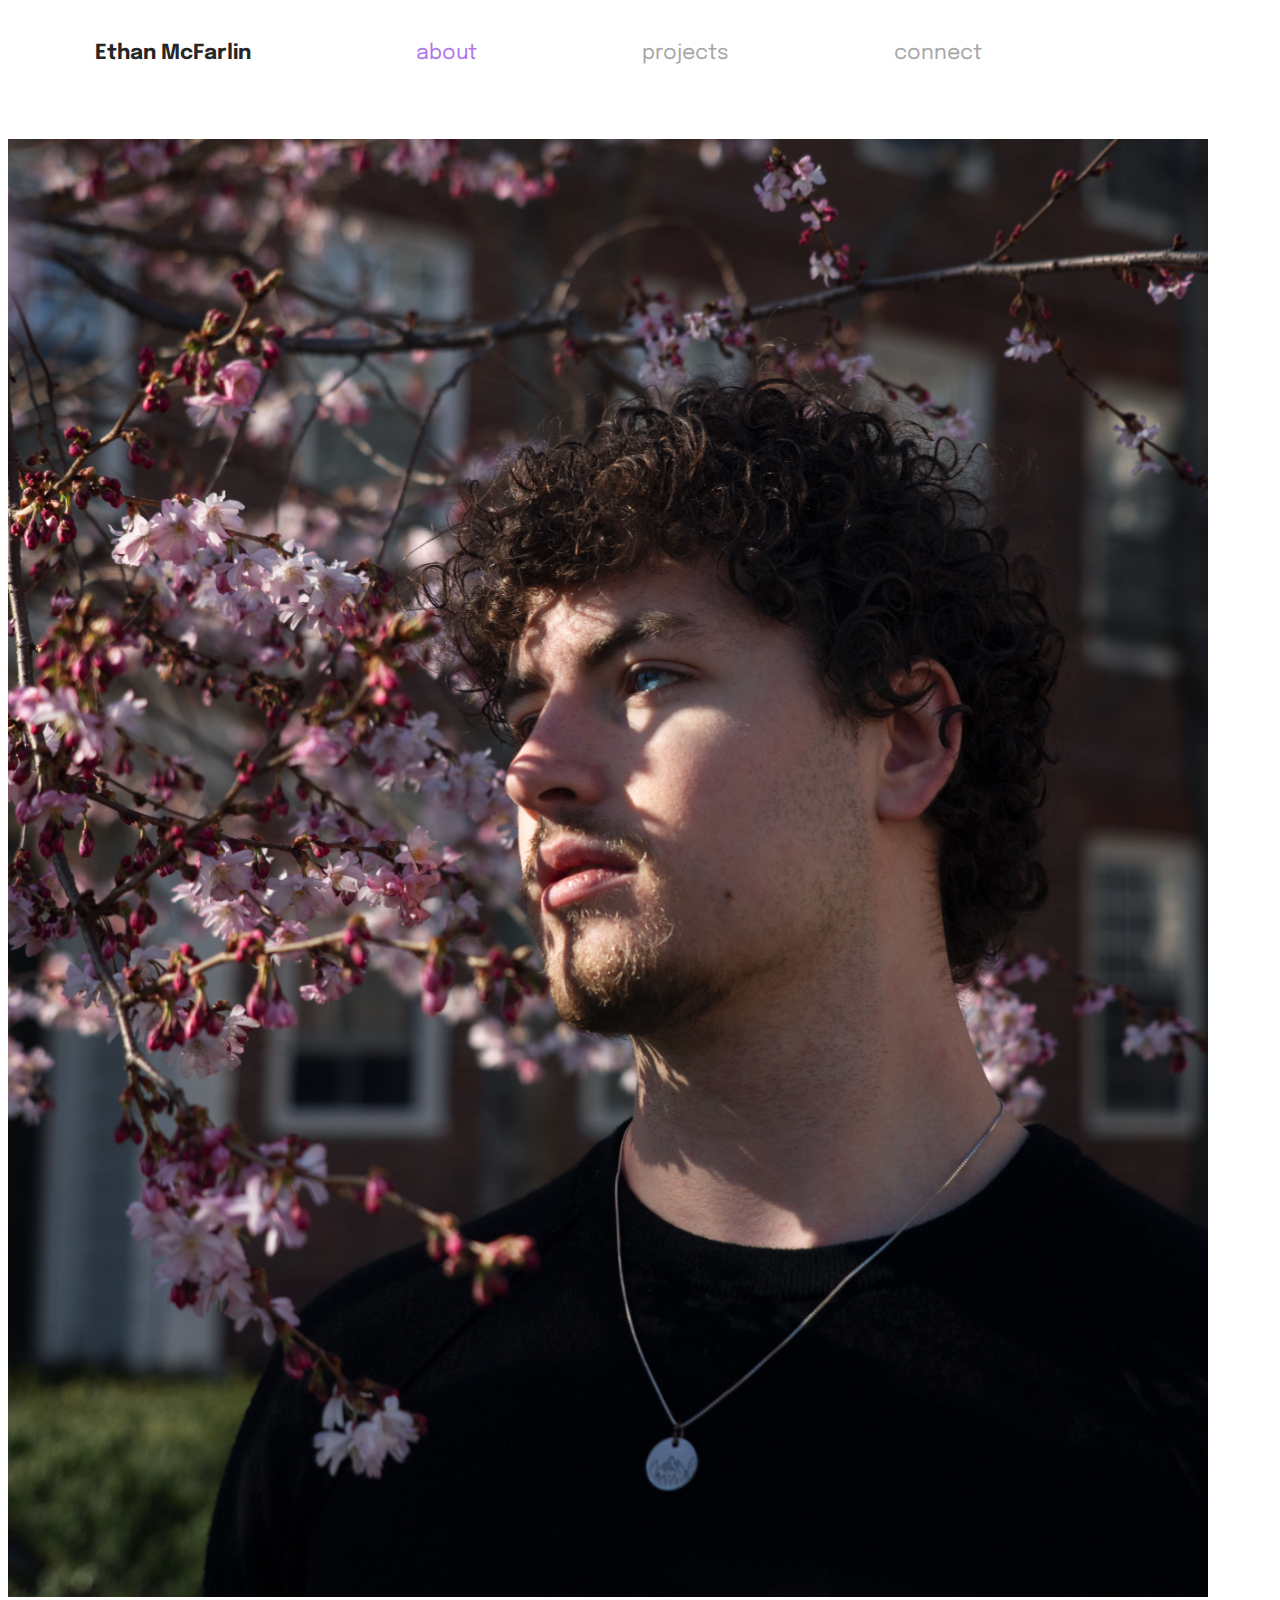
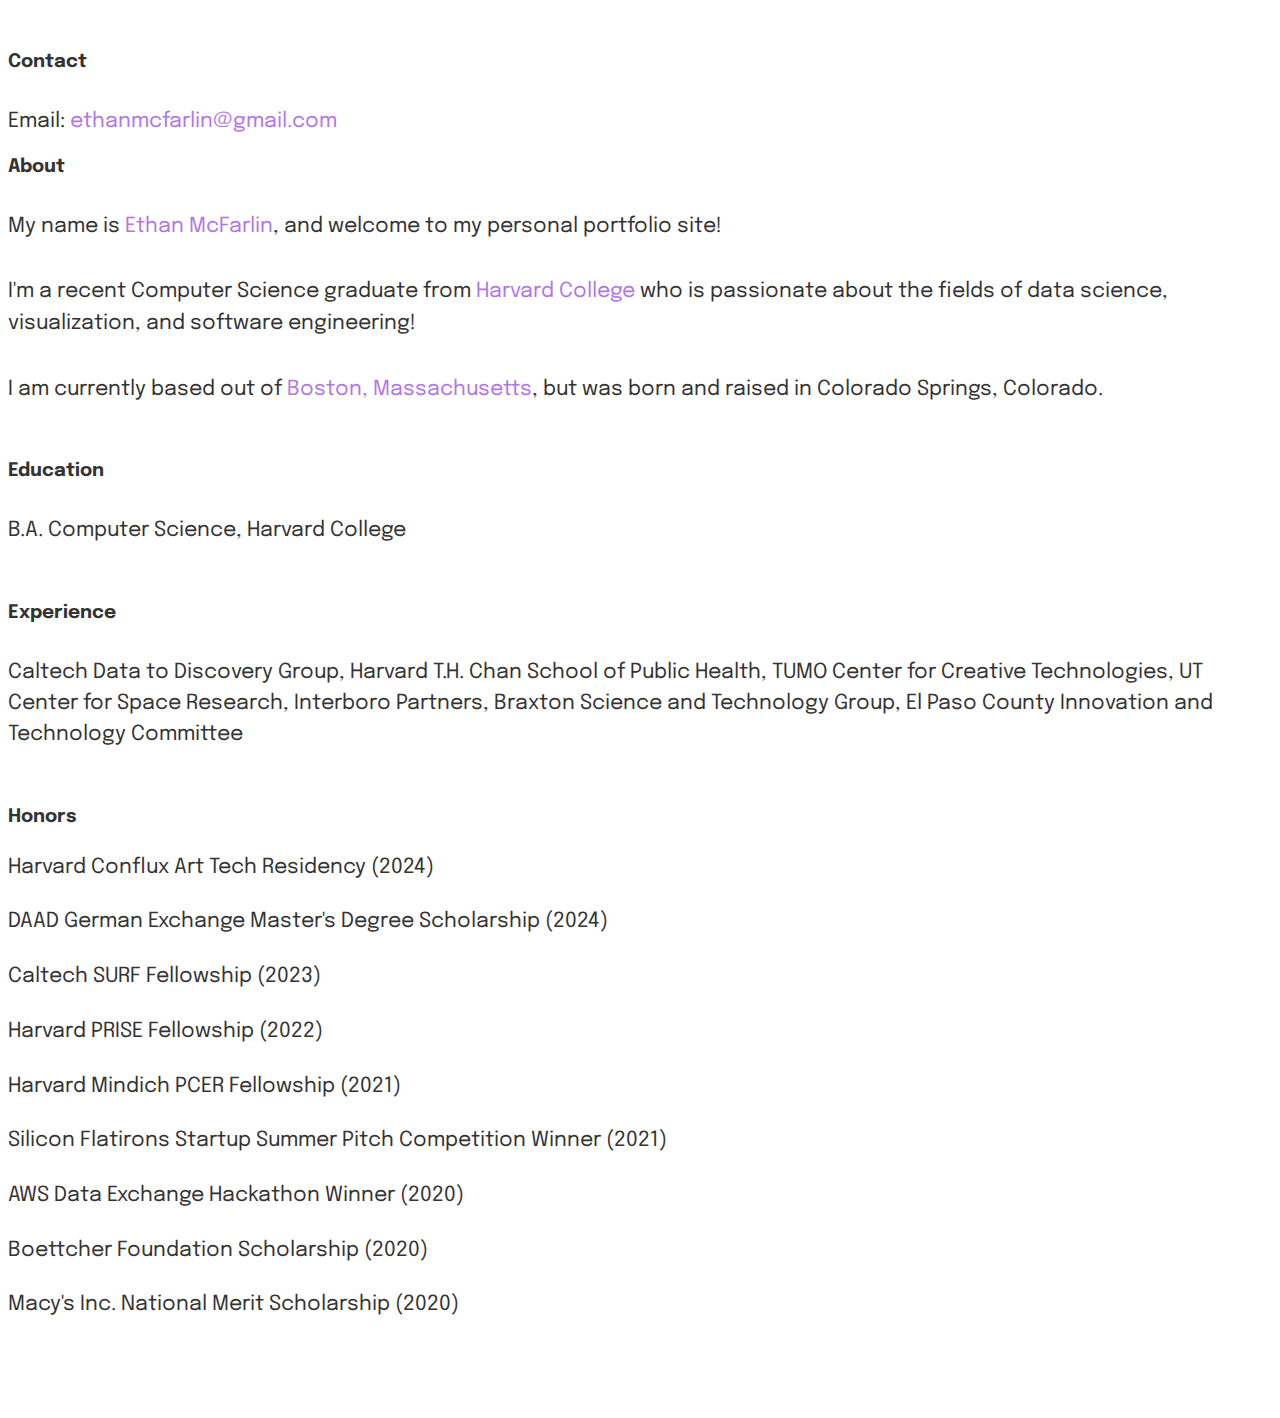
<file: Old 2/index.html>
<html lang="en">

    <head>

        <meta charset="UTF-8">
        <meta name="viewport" content="width=device-width, initial-scale=1">
        <meta http-equiv="X-UA-Compatible" content="IE=edge">
        <meta name="keywords" content="Ethan McFarlin, Ethan, McFarlin, EthanMcFarlin, Harvard" />
        <meta name="description" content="Ethan Mcfarlin Personal Portfolio" />

        <link rel="apple-touch-icon" sizes="180x180" href="https://ethanmcfarlin.github.io//apple-touch-icon.png">
        <link rel="icon" type="image/png" sizes="32x32" href="https://ethanmcfarlin.github.io//favicon-32x32.png">
        <link rel="icon" type="image/png" sizes="16x16" href="https://ethanmcfarlin.github.io//favicon-16x16.png">
        <link rel="manifest" href="https://ethanmcfarlin.github.io//site.webmanifest">
        <meta name="msapplication-TileColor" content="#da532c">
        <meta name="theme-color" content="#ffffff">

        <!-- Bootstrap Styles -->
        <link href="https://cdn.jsdelivr.net/npm/bootstrap@5.2.0/dist/css/bootstrap.min.css" rel="stylesheet" integrity="sha384-gH2yIJqKdNHPEq0n4Mqa/HGKIhSkIHeL5AyhkYV8i59U5AR6csBvApHHNl/vI1Bx" crossorigin="anonymous">

        <!-- Custom Styles-->
        <link rel="stylesheet" href="static/css/styles.css">

        <!-- Montserrat Font-->
        <link href="//fonts.googleapis.com/css?family=Montserrat:thin,extra-light,light,100,200,300,400,500,600,700,800" rel="stylesheet" type="text/css">

        <!-- Lato Font-->
        <link href="https://fonts.googleapis.com/css2?family=Lato:ital,wght@0,100;0,300;0,400;0,700;0,900;1,100;1,300;1,400;1,700;1,900&family=Open+Sans:ital,wght@0,300;0,400;0,500;0,600;0,700;0,800;1,300;1,400;1,500;1,600;1,700;1,800&display=swap" rel="stylesheet">

        <title>Ethan McFarlin | Personal Portfolio</title>

    </head>

    <body>

    <nav>
        <div class="link"><a class="emphasis">Ethan McFarlin</a></div>
        <div class="link"><a href="index.html"><span>about</span></a></div>
        <div class="link"><a href="projects.html">projects</a></div>
        <div class="link" id="connect"><a href="https://www.linkedin.com/in/ethan-mcfarlin/" target="_blank">connect</a></div>
    </nav>

    <div class="row">
        <div class="col-1 spacer">


        </div>

        <div class="col-3 portrait">

            <img src="static/img/flowers_minified.jpg" width="100%" height="auto">

            <br><br><br>

            <h3 class="contact">Contact</h3>

            <h5 class="email"> Email: <span>ethanmcfarlin@gmail.com</span> </h5>

        </div>

        <div class="col-6 about">

            <img src="static/img/flowers_minified.jpg" width="100%" height="auto" class="backup">

            <h3>About</h3>

            <h5> My name is <span>Ethan McFarlin</span>, and welcome to my personal portfolio site! </h5>

            <h5> I'm a recent Computer Science graduate from <span>Harvard College</span> who is passionate about the fields of
                data science, visualization, and software engineering! </h5>

            <h5> I am currently based out of <span>Boston, Massachusetts</span>, but was born and raised in Colorado Springs, Colorado. </h5>

            <br>

            <h3>Education</h3>

            <h5> B.A. Computer Science, Harvard College
            </h5>

            <br>

            <h3>Experience</h3>

            <h5> Caltech Data to Discovery Group, Harvard T.H. Chan School of Public Health, TUMO Center for Creative
                Technologies, UT Center for Space Research, Interboro Partners, Braxton Science and Technology Group,
                El Paso County Innovation and Technology Committee
            </h5>

            <br>

            <h3>Honors</h3>

            <h4> Harvard Conflux Art Tech Residency (2024) </h4>
            <h4> DAAD German Exchange Master's Degree Scholarship (2024) </h4>
            <h4> Caltech SURF Fellowship (2023) </h4>
            <h4> Harvard PRISE Fellowship (2022) </h4>
            <h4> Harvard Mindich PCER Fellowship (2021) </h4>
            <h4> Silicon Flatirons Startup Summer Pitch Competition Winner (2021) </h4>
            <h4> AWS Data Exchange Hackathon Winner (2020) </h4>
            <h4> Boettcher Foundation Scholarship (2020) </h4>
            <h4> Macy's Inc. National Merit Scholarship (2020) </h4>


            <h3 class="contact-2">Contact</h3>

            <h5 class="email-2"> Email: <span>ethanmcfarlin@gmail.com</span> </h5>





        </div>

        <div class="col-2">

        </div>

    </div>

    </body>

</html>
</file>
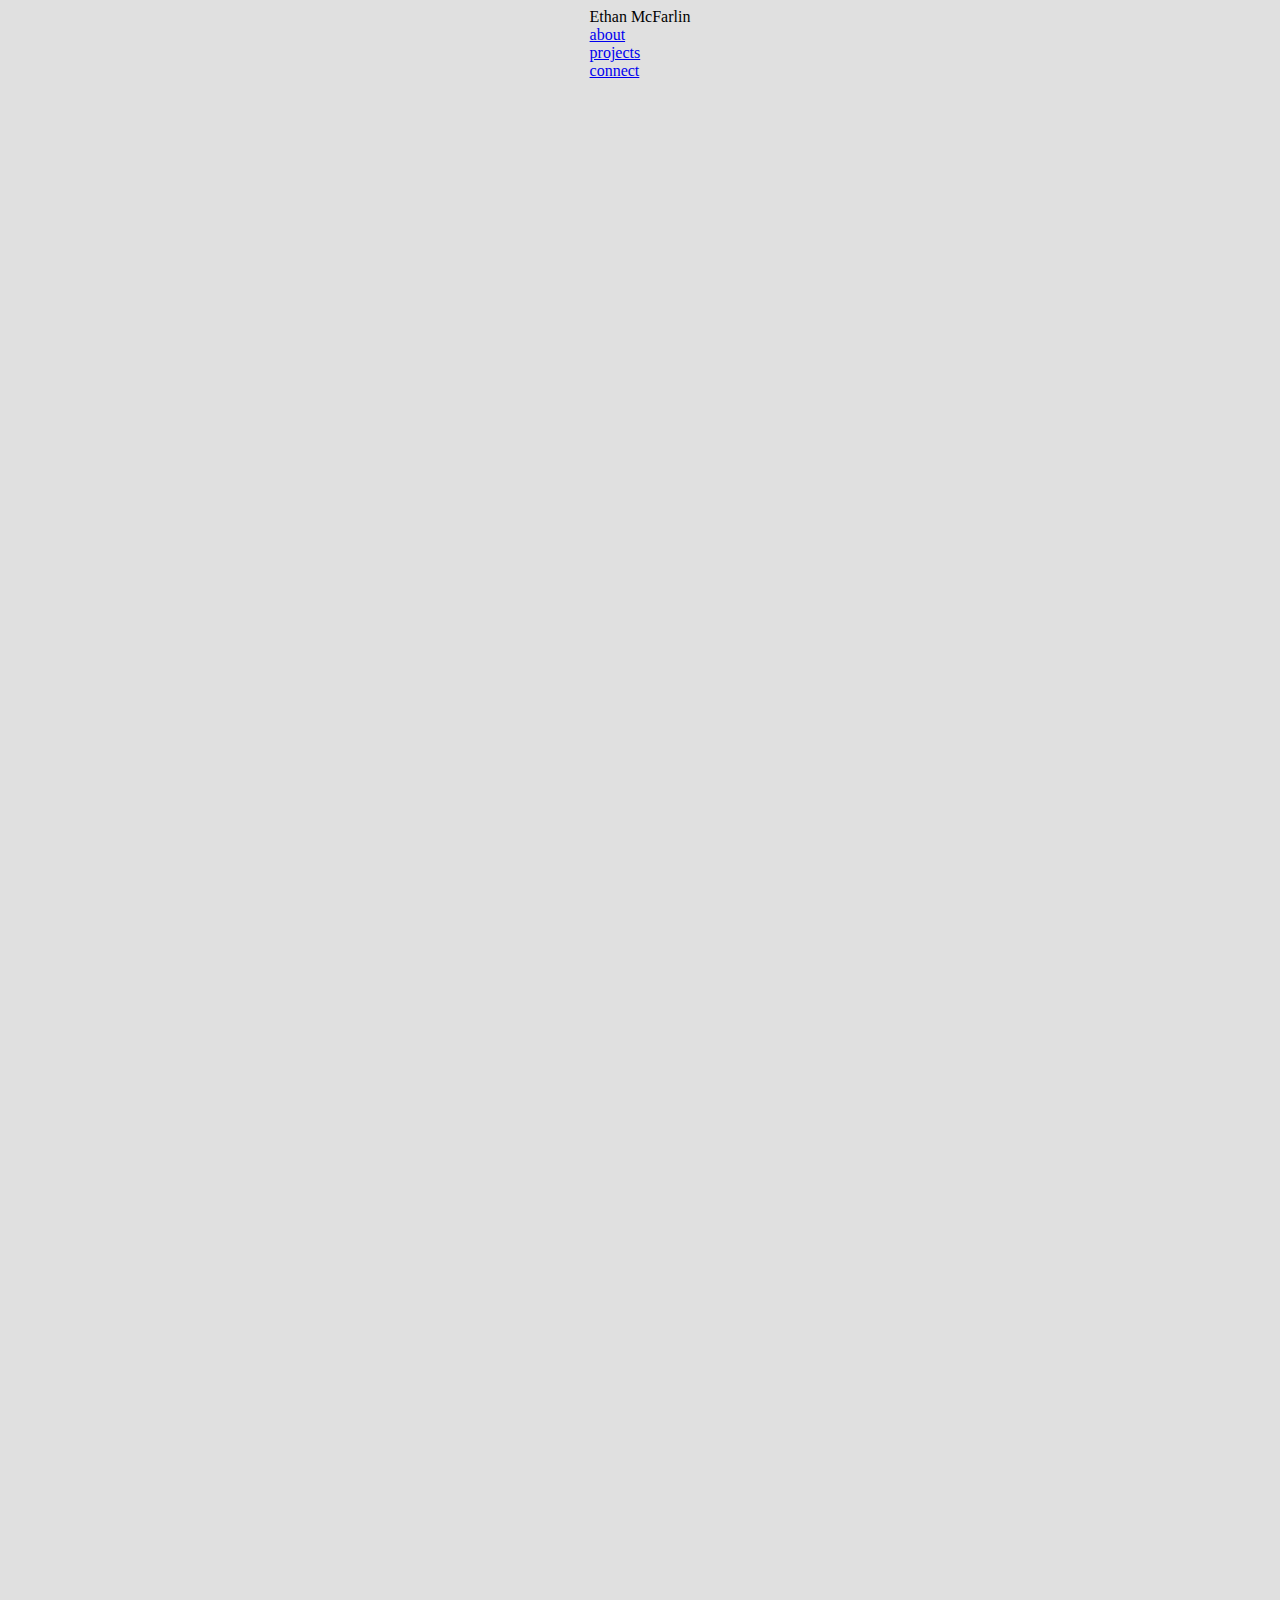
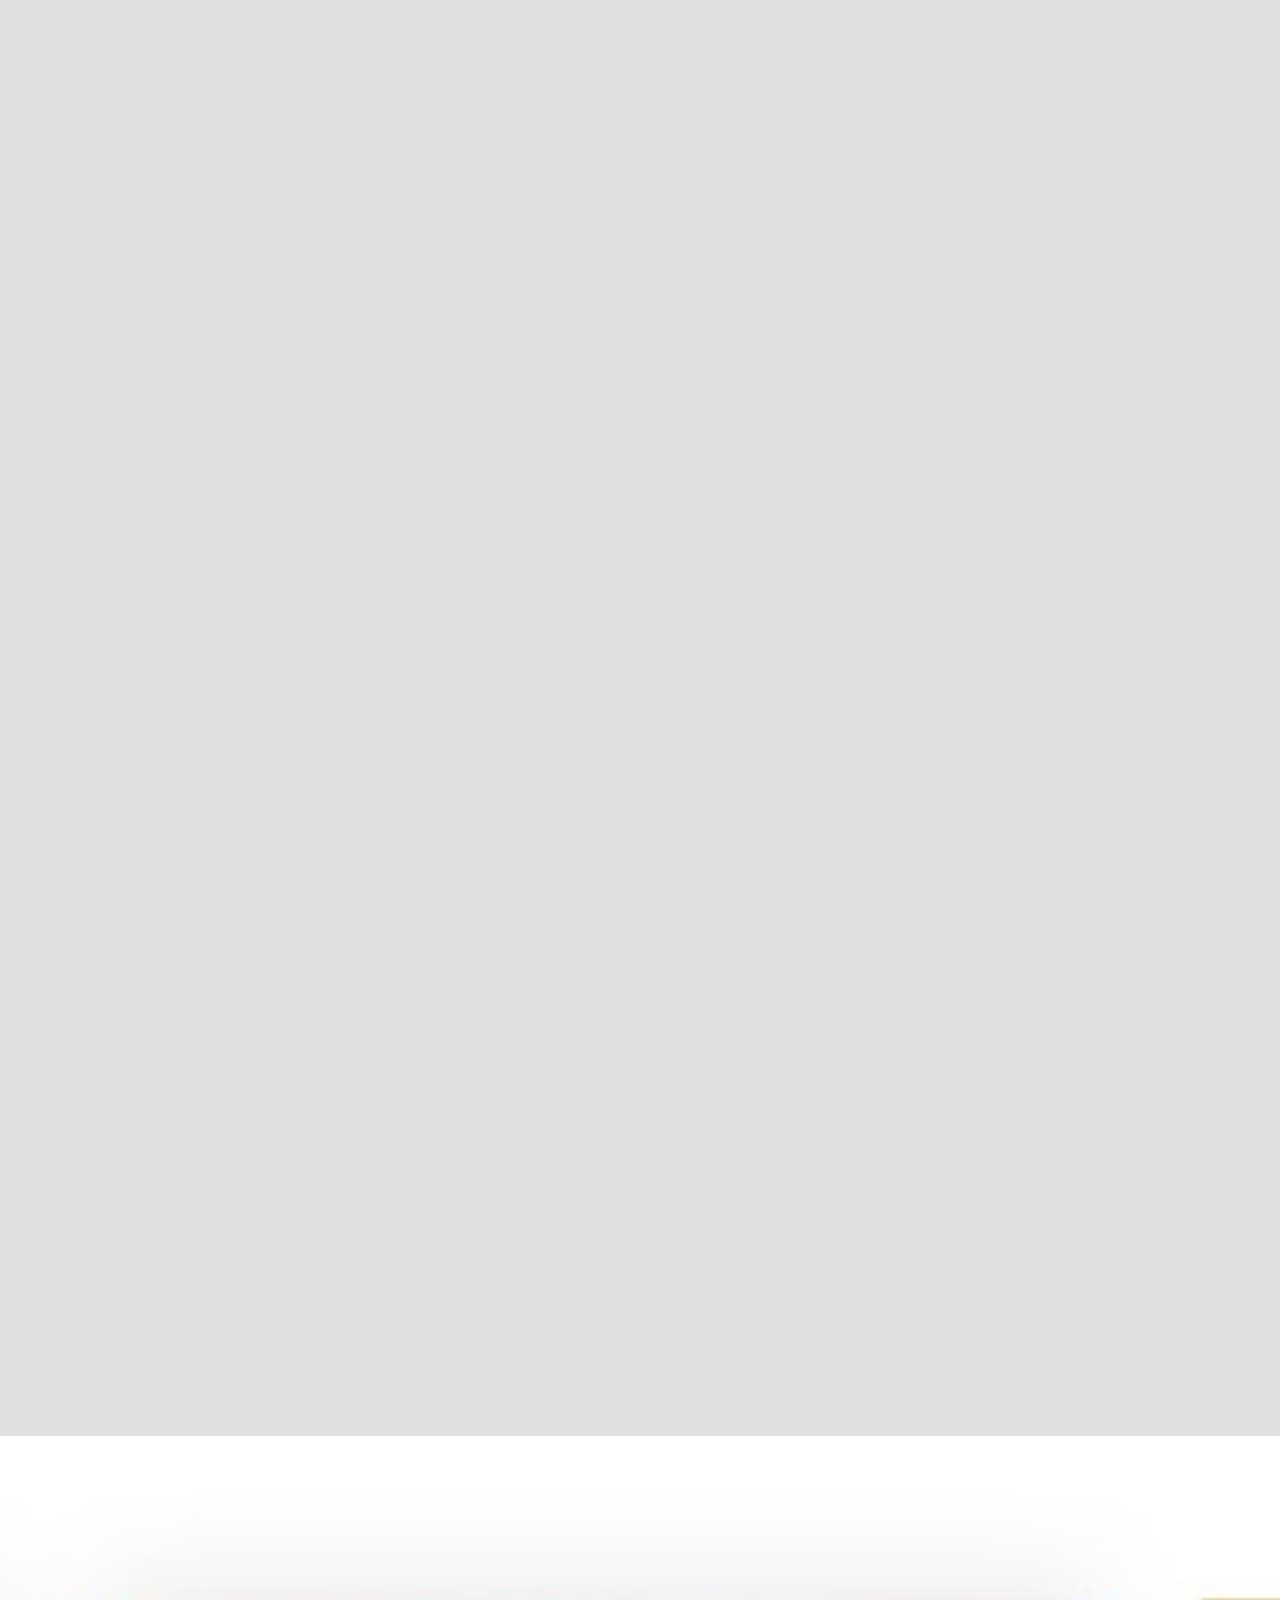
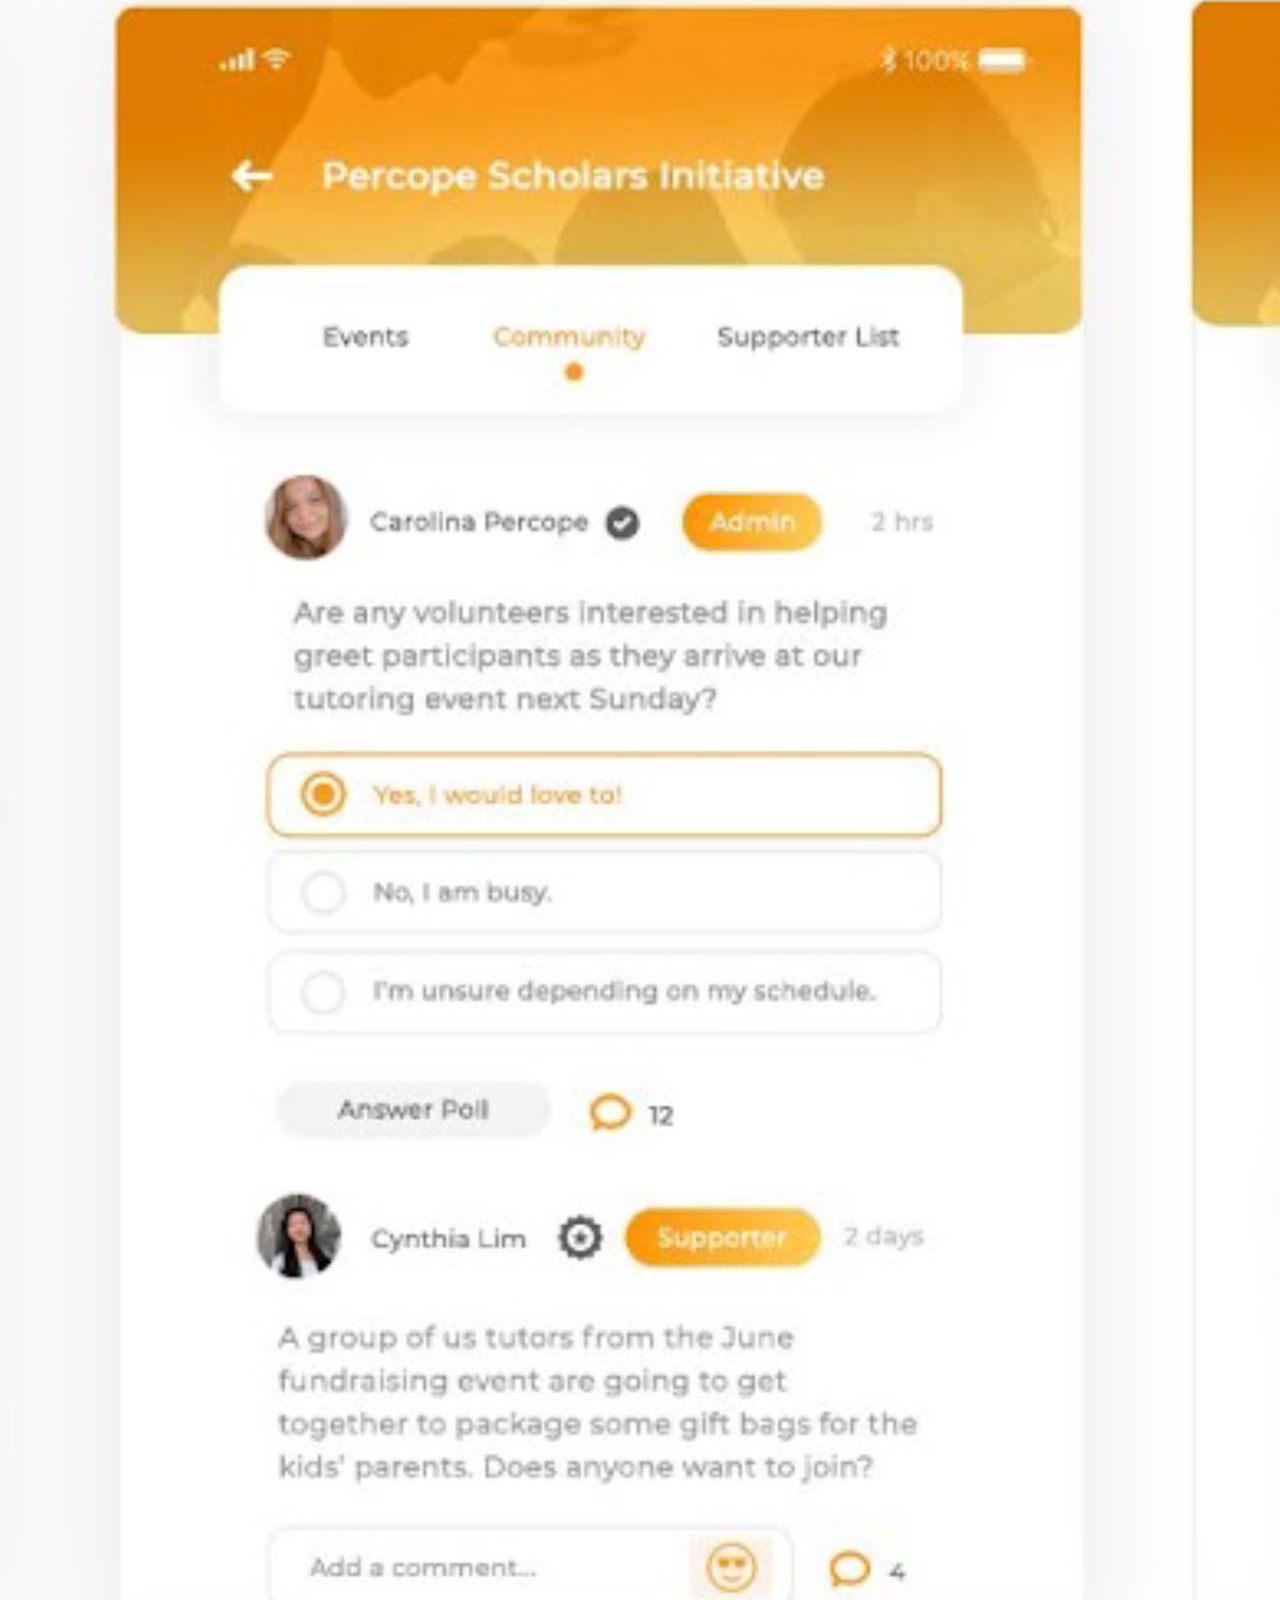
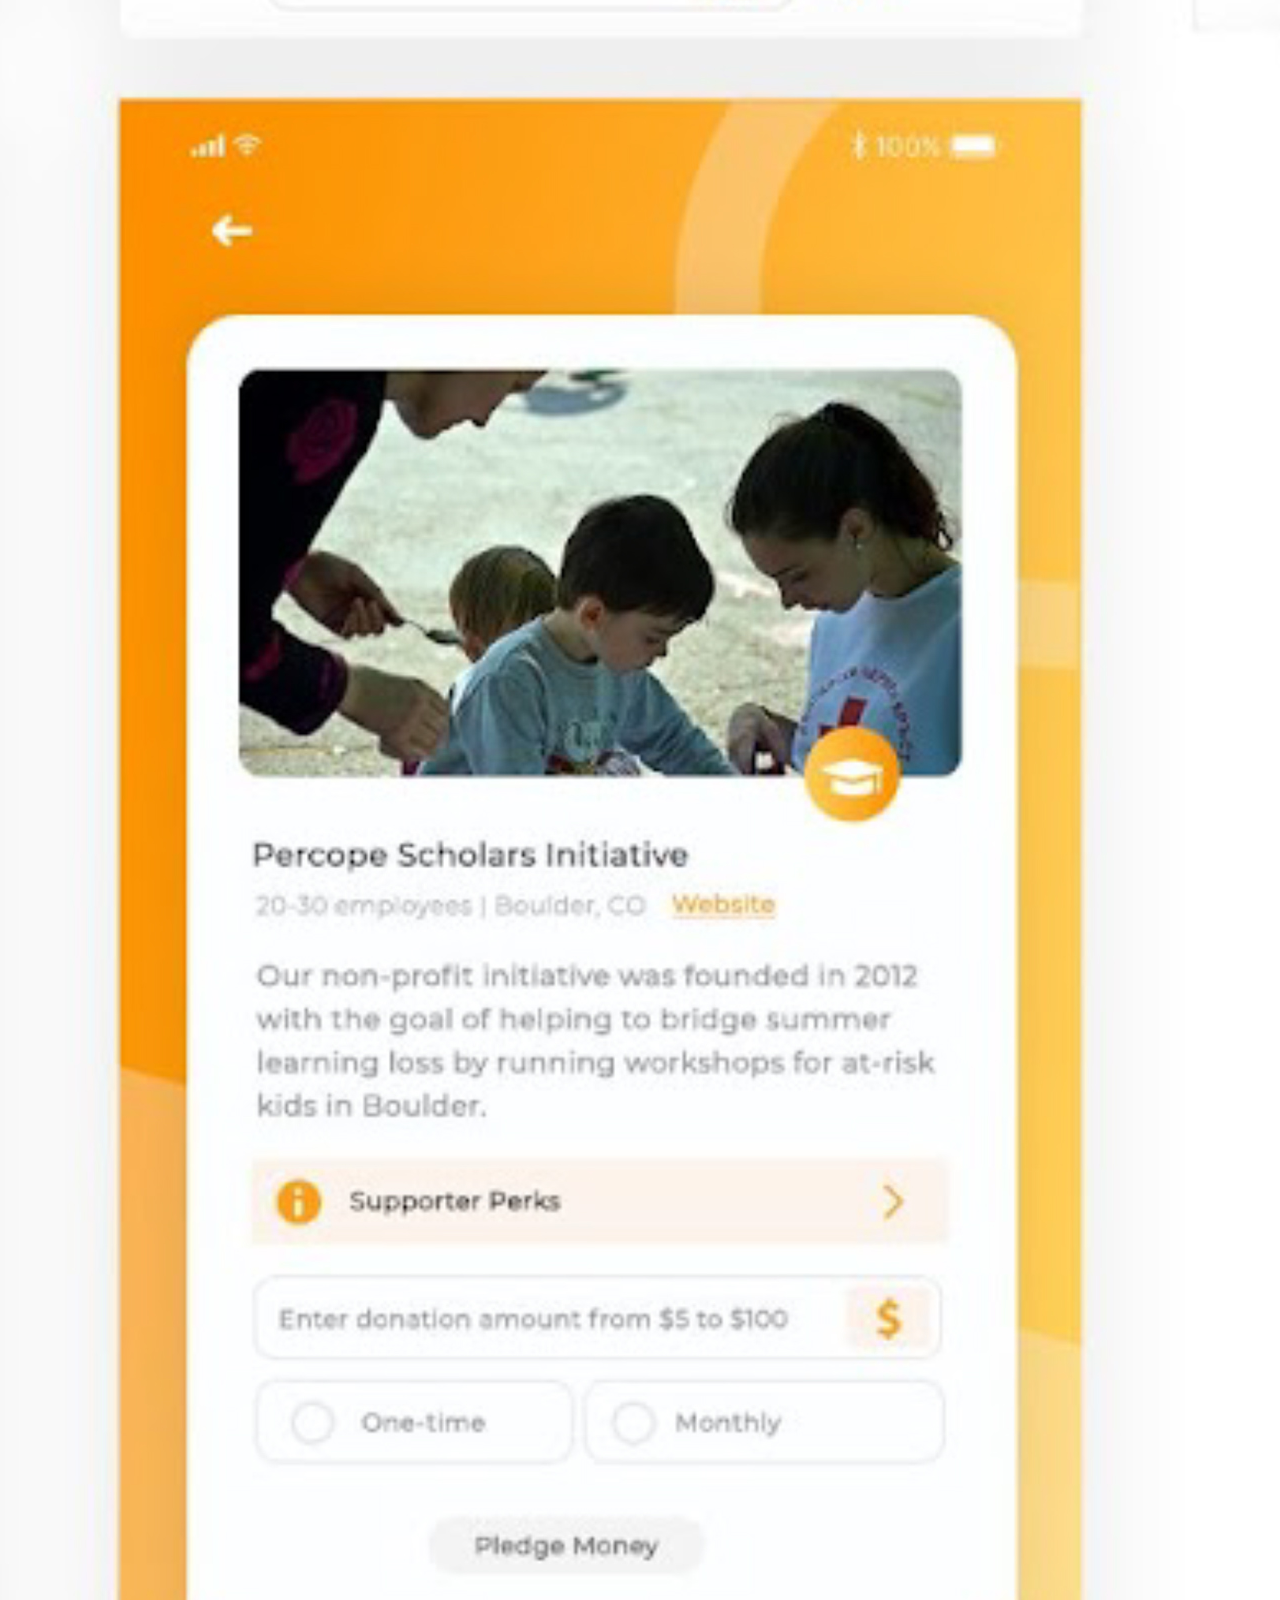
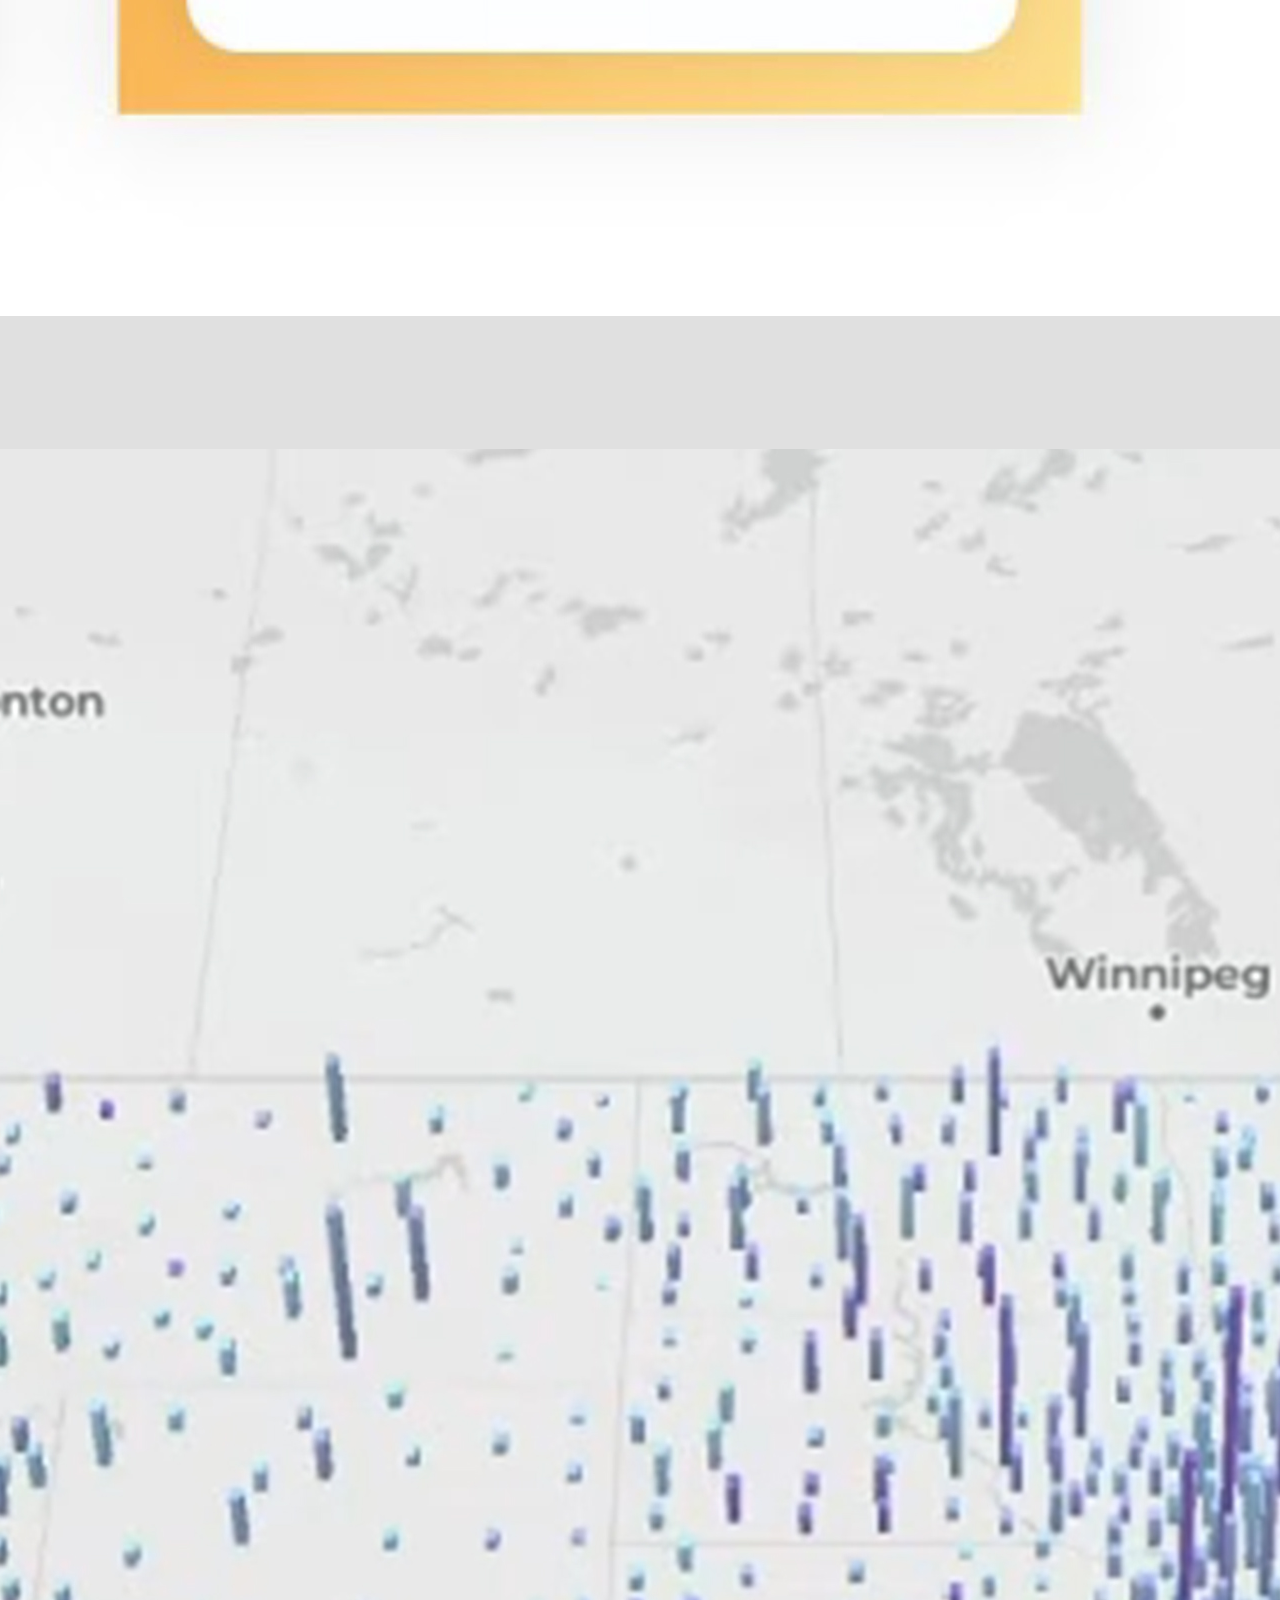
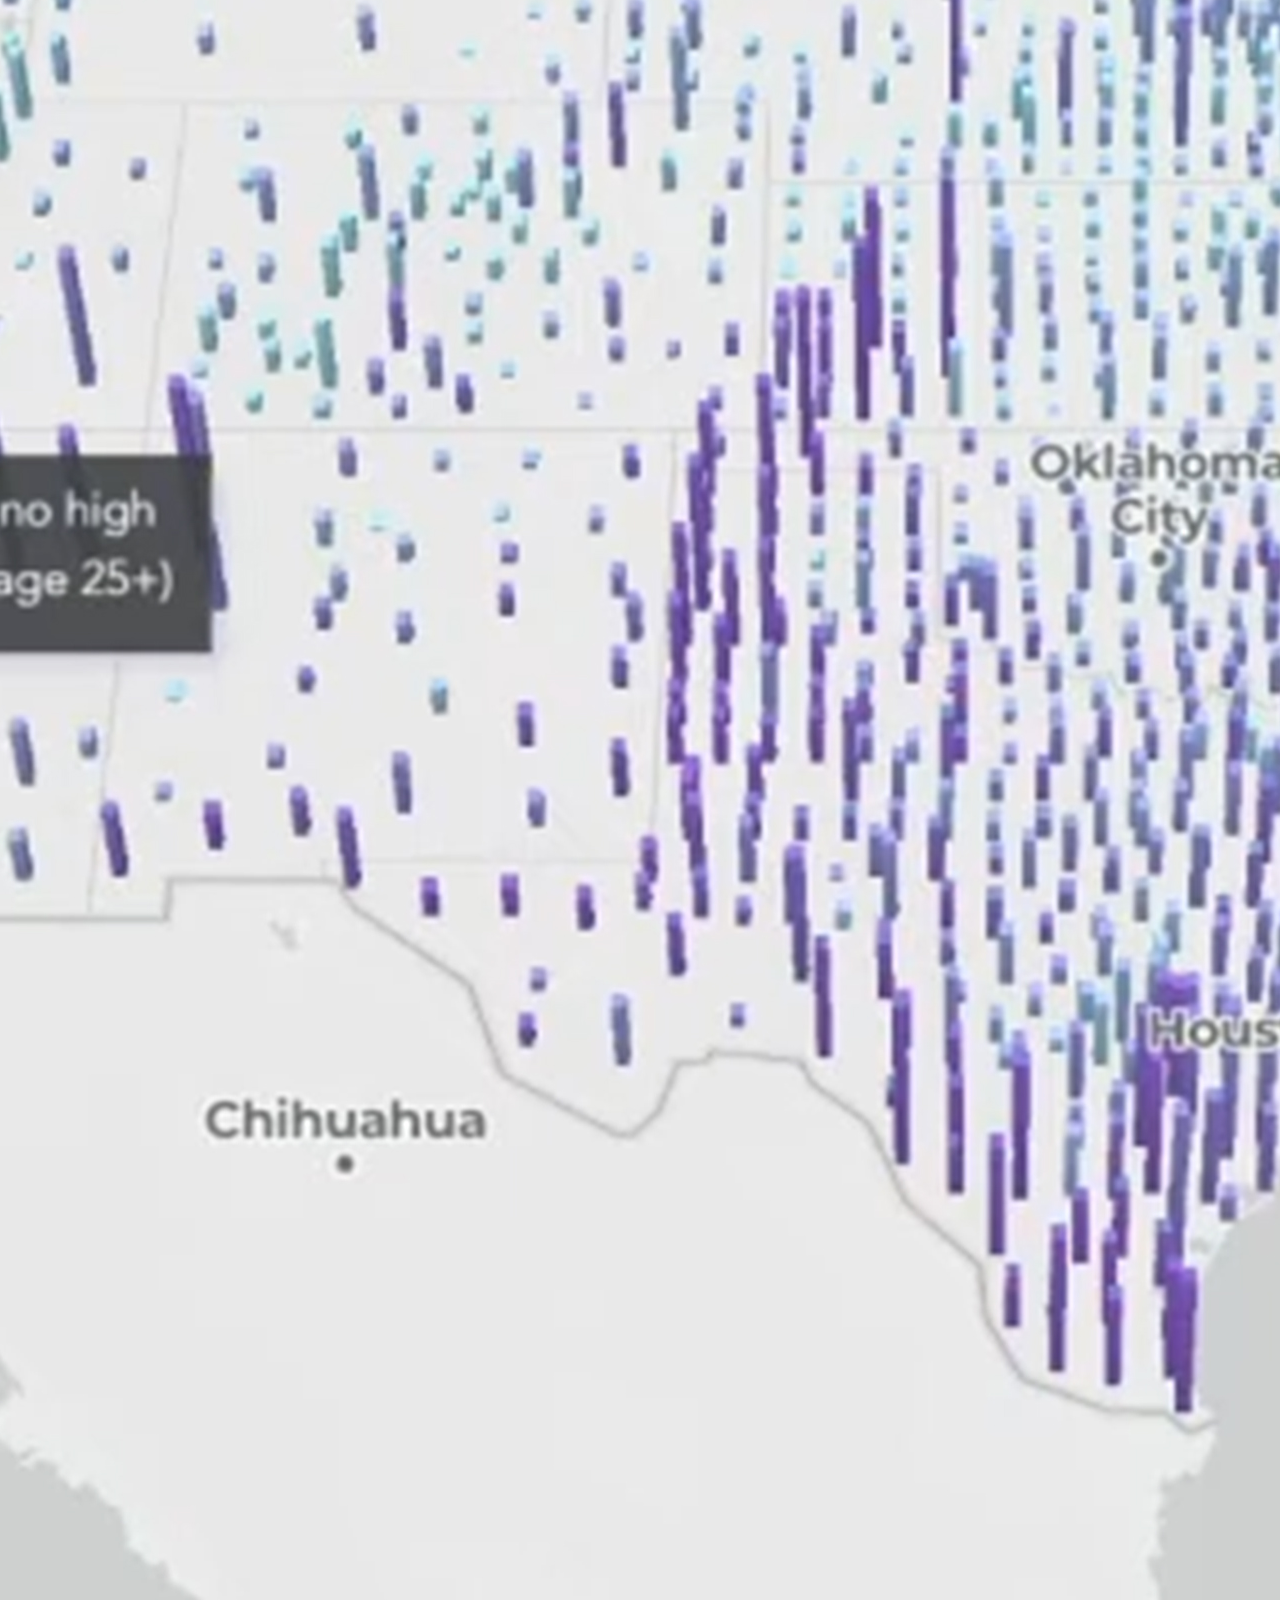
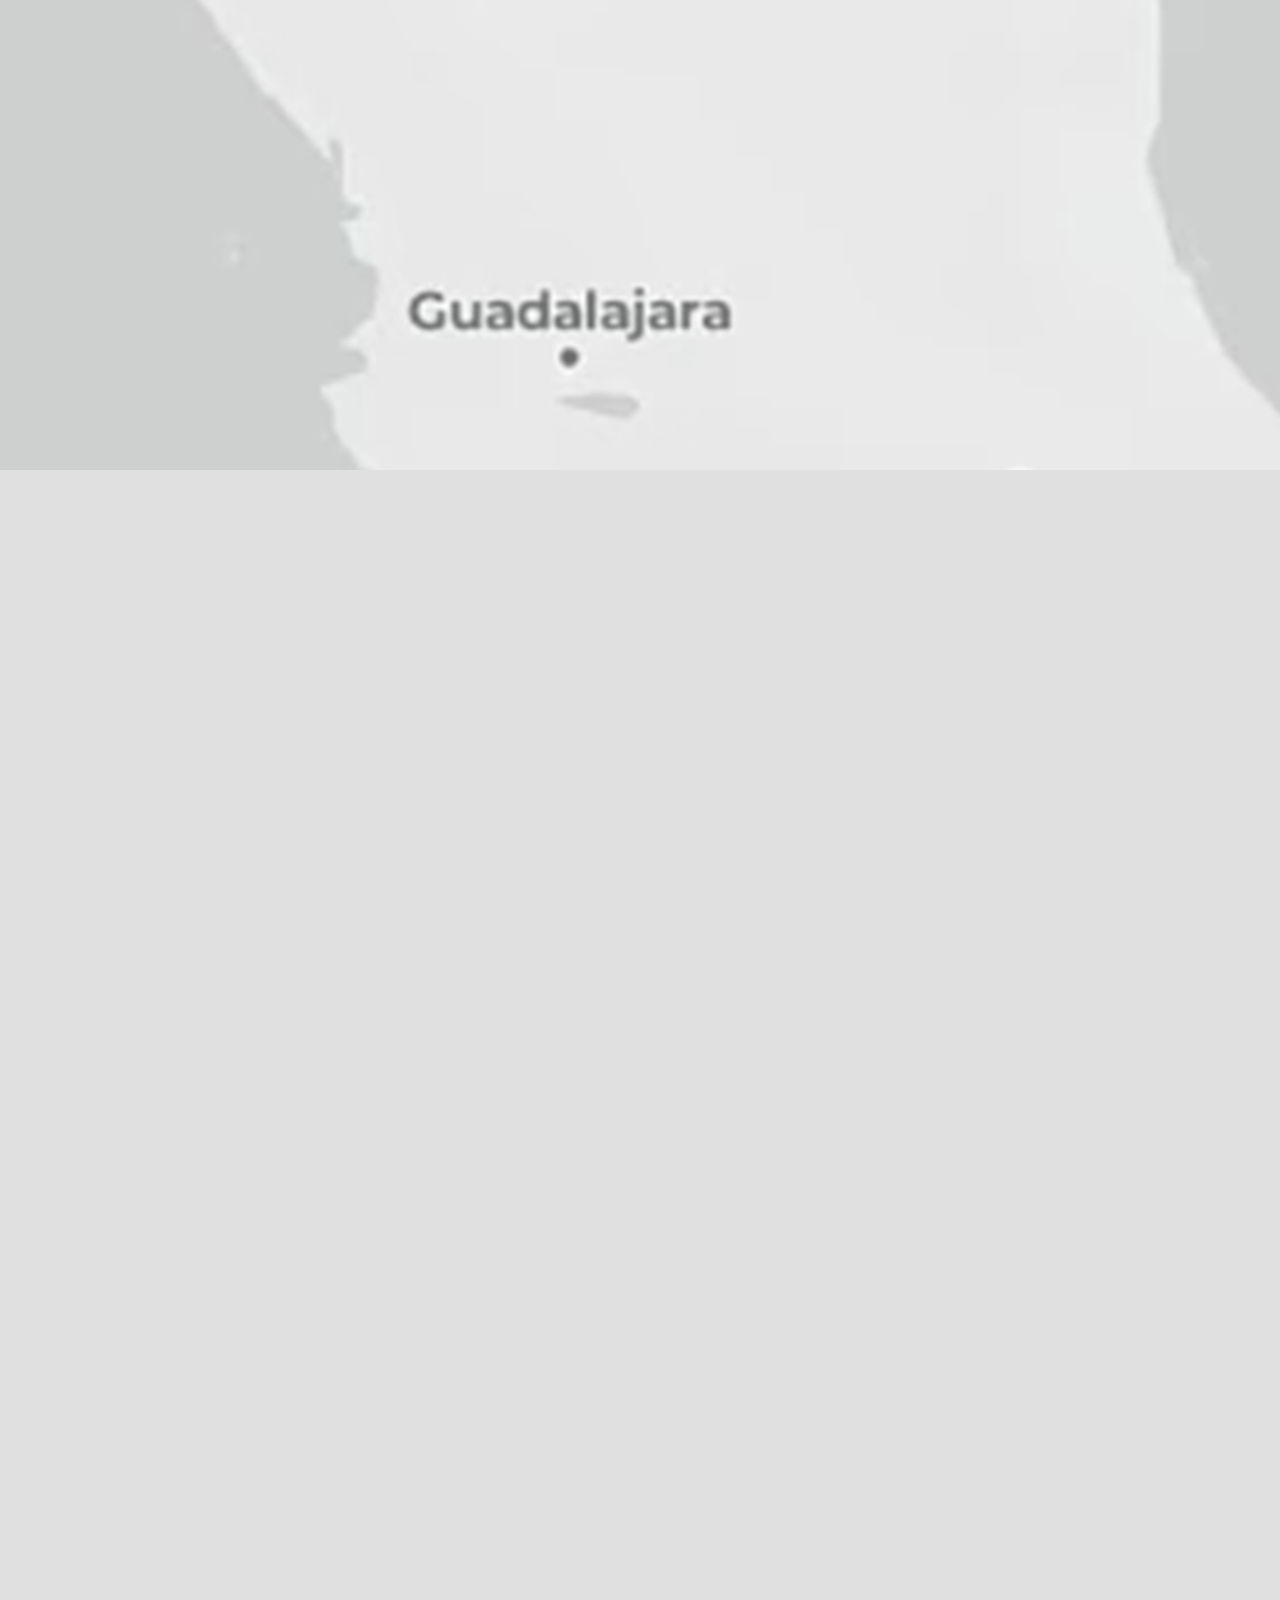
<file: projects.html>
<html lang="en">

<head>

    <meta charset="UTF-8">
    <meta name="viewport" content="width=device-width, initial-scale=1">
    <meta http-equiv="X-UA-Compatible" content="IE=edge">
    <meta name="keywords" content="Ethan McFarlin, Ethan, McFarlin, EthanMcFarlin, Harvard" />
    <meta name="description" content="Ethan Mcfarlin Personal Portfolio" />

    <link rel="apple-touch-icon" sizes="180x180" href="https://ethanmcfarlin.github.io//apple-touch-icon.png">
    <link rel="icon" type="image/png" sizes="32x32" href="https://ethanmcfarlin.github.io//favicon-32x32.png">
    <link rel="icon" type="image/png" sizes="16x16" href="https://ethanmcfarlin.github.io//favicon-16x16.png">
    <link rel="manifest" href="https://ethanmcfarlin.github.io//site.webmanifest">
    <meta name="msapplication-TileColor" content="#da532c">
    <meta name="theme-color" content="#ffffff">

    <!-- Bootstrap Styles -->
    <link href="https://cdn.jsdelivr.net/npm/bootstrap@5.2.0/dist/css/bootstrap.min.css" rel="stylesheet" integrity="sha384-gH2yIJqKdNHPEq0n4Mqa/HGKIhSkIHeL5AyhkYV8i59U5AR6csBvApHHNl/vI1Bx" crossorigin="anonymous">

    <!-- Custom Styles-->
    <link rel="stylesheet" href="static/css/styles.css">

    <!-- Montserrat Font-->
    <link href="//fonts.googleapis.com/css?family=Montserrat:thin,extra-light,light,100,200,300,400,500,600,700,800" rel="stylesheet" type="text/css">

    <!-- Lato Font-->
    <link href="https://fonts.googleapis.com/css2?family=Lato:ital,wght@0,100;0,300;0,400;0,700;0,900;1,100;1,300;1,400;1,700;1,900&family=Open+Sans:ital,wght@0,300;0,400;0,500;0,600;0,700;0,800;1,300;1,400;1,500;1,600;1,700;1,800&display=swap" rel="stylesheet">

    <title>Ethan McFarlin | Personal Portfolio</title>

</head>

<body>

<nav>
    <div class="link"><a class="emphasis">Ethan McFarlin</a></div>
    <div class="link"><a href="index.html">about</a></div>
    <div class="link"><a href="projects.html"><span>projects</span></a></div>
    <div class="link" id="connect"><a href="https://www.linkedin.com/in/ethan-mcfarlin/" target="_blank">connect</a></div>
</nav>

<div class="container projects">
    <div class="row">
        <div class="col">
<!--            <div class="rectangle" style="background:red;height:300px;"></div>-->
            <a href="https://disparitiesmapper.github.io" target="_blank"><img src="static/img/nsaph.jpg" class="project-preview"></a>
            <h2 class="project-header">NSAPH Air Quality Disparities Mapper</h2>
            <p class="project-description">Funded through a Harvard PRISE Fellowship and published in the Journal of Environmental Modeling and Software</p>
            <p class="project-technologies"><span>ArcGIS Javascript API, R, QGIS, D3.js</span></p>
        </div>
        <div class="col">
            <a href="https://ethanmcfarlin.github.io/digitalgeographies.github.io/" target="_blank"><img src="static/img/amazon.jpg" class="project-preview"></a>
            <h2 class="project-header">Amazon Industrial Facilities Data Story</h2>
            <p class="project-description">Designed for a research initiative at Harvard's Berkman Klein Center focused around Amazon's hidden environmental footprint </p>
            <p class="project-technologies"><span>Mapbox, D3.js, Python, R</span></p>
        </div>
    </div>
    <div class="row">
        <div class="col-5">
            <a href="https://www.youtube.com/watch?v=EkiXjqShb_c" target="_blank"><img src="static/img/startup_summer.jpg" class="project-preview"></a>
            <h2 class="project-header">Charitable Giving App Mock-ups</h2>
            <p class="project-description">Won first place in the Silicon Flatirons "Startup Summer" pitch competition</p>
            <p class="project-technologies"><span>Adobe Photoshop, Figma</span></p>
        </div>
        <div class="col-7">
            <a href="https://devpost.com/software/covid-19-medical-justice" target="_blank"><img src="static/img/aws-6.jpg" class="project-preview"></a>
            <h2 class="project-header">COVID-19 Health Vulnerability Dashboard</h2>
            <p class="project-description">Won the "Best Visualization" and "Best Healthcare Solution" prizes in the Amazon AWS Data Exchange Hackathon</p>
            <p class="project-technologies"><span>Mapbox, NodeJS, Amazon Web Services, D3.js</span></p>
        </div>
    </div>
    <div class="row">
        <div class="col-6">
            <a href="https://cs171housing.github.io/" target="_blank"><img src="static/img/maslow.jpg" class="project-preview"></a>
            <h2 class="project-header">American Housing Landscape Data Story</h2>
            <p class="project-description">Designed as the culminating project for Harvard's COMPSCI 171 "Visualization" course, which I now help instruct</p>
            <p class="project-technologies"><span>D3.js, Python</span></p>
        </div>
    </div>
    <!--<div class="row">
        <div class="col">
            <img src="static/img/got.png" class="project-preview">
            <h2 class="project-header">Network Graph Art Piece</h2>
            <p class="project-description">Final project for Harvard's COMPSCI 73 "Code, Data, and Art" course</p>
            <p class="project-technologies"><span>p5.js</span></p>
        </div>
        <div class="col">
            <img src="static/img/tumo.png" class="project-preview">
            <h2 class="project-header">TUMO Data Science Course</h2>
            <p class="project-description">Lead a 2-week data visualization and storytelling in Yerevan, Armenia.</p>
            <p class="project-technologies"><span>R, Adobe XD, D3.js, ArcGIS StoryMaps</span></p>
        </div>
        <div class="col">
            <img src="static/img/tumo.png" class="project-preview">
            <h2 class="project-header">NASA Earth Science Research</h2>
            <p class="project-description">Studied post-fire vegetation recovery in Texas through NASA internship program.</p>
            <p class="project-technologies"><span>R, Adobe XD, D3.js, ArcGIS StoryMaps</span></p>
        </div>
    </div>-->
</div>

</body>

</html>
</file>
<file: Old 2/static/css/styles.css>
/*------------------------------
 Body & Universal Elements
------------------------------ */
@import url(https://fonts.googleapis.com/css?family=PT+Sans:700|Pacifico|Changa+One);
@import url('https://fonts.googleapis.com/css?family=Montserrat');
@import url('https://fonts.googleapis.com/css2?family=Epilogue:ital,wght@0,100..900;1,100..900&display=swap');

body {
	color: #333;
	font-size: 16px;
    /*background: url(/static/img/trame-bg.png) repeat;*/
    /*background: #F4F7F9;*/
    background: #ffffff;
    overflow-x: hidden;
    /*padding-top: 100px;*/
    margin-bottom: 100px;
    /*border-top: 25px solid #F4F7F9;*/
}

h3 {
    font-family: Epilogue;
    font-weight: 700;
}

h5 {
    font-family: Epilogue;
    font-weight: 400;
    line-height: 1.5;
    font-size: 1.3em;
    margin-bottom: 20px;
    text-wrap: wrap;
}

.contact-2, .email-2 {
    display: none;
}

.contact-2 {
    margin-top: 50px;
}

h4 {
    font-family: Epilogue;
    font-weight: 400;
    line-height: 1.3;
    font-size: 1.3em;
}

.portrait {
    margin-right: 5vw;
}


span {
    color: #b176e8;
}

.backup {
    display: none;
}

@media screen and (max-width: 1250px) {
    .email, .contact {
        display: none;
    }
    .col-3 {
        display: none;
    }

    .col-6 {
        width: 80%;
    }

    .backup {
        display: inline;
        width: 40%;
        margin-bottom:50px;
    }

    body {
        padding-top: 50px;
    }

    .contact-2, .email-2 {
        display: block;
    }
}

nav {
    padding-bottom: 75px;
    padding-top: 35px;
    /*padding-left: 8.4%;*/
    padding-left: 2%;
}

.link {
    padding-right: 8%;
    display: inline;
    padding-left: 5%;
}

.link > a {
    text-decoration: none;
    font-family: Epilogue;
    color: #A6A6A6;
    font-size: 1.3em;

}

.link > a:hover {
    transition: 0.05s all ease;
    color: #b176e8;
}

.emphasis {
    font-weight: 700;
    color: #262626 !important;
}
.projects {
    padding-left: 8%;
    padding-right: 8%;
}

.rectangle {
    width: 100%;
    height: 50px;
}

.project-header {
    font-family: Epilogue;
    color: #262626;
    font-size: 1.3em;
    padding-top: 10px;
    font-weight: 500;
    line-height: 1em;
    margin-bottom: 0.2em;
}

.project-description {
    font-family: Epilogue;
    color: #A6A6A6;
    font-size: 1.0em;
}

.project-preview {
    box-shadow: 0 0 35px rgb(90 86 130 / 10%);
    transition: 0.15s all ease;
    margin-bottom:15px;
    width: 100%;
    height:auto;
    cursor: pointer;
}

.project-preview:hover {
    box-shadow: 0 0 45px rgb(90 86 130 / 18%);
}

.projects > .row {
    margin-bottom: 35px;
}

@media screen and (max-width: 865px) {
    .link {
        padding-right: 4%;
        padding-left: 3%;
    }

}

@media screen and (max-width: 580px) {
    #connect {
        display: none;
    }
}
</file>
<file: static/css/styles.css>
/*

   ===================
   General Styles
   ===================

*/

* {
    box-sizing: border-box;
}

body {
    background: #E0E0E0;
    display: flex;
    flex-direction: column;
    align-items: center; /* Centers the section horizontally */
    overflow-x: hidden;
}

/*

   ===================
   Home Hero
   ===================

*/

#introContainer {
    background: #131313;
    width: 97vw;
    height: 96vh;
    margin: 1.5vh 1vw;
    border-radius: 25px;
    display: flex;
    flex-direction: column;
}

#topSlice {
    display: flex;
    align-items: center;
    height: 60px;
    border-bottom: 1px solid #777777;
    position: relative;
}

.titleText {
    font-family: "Inter";
    font-weight: 300;
    font-size: 1.6em;
    color: #fff;
    position: absolute;
    left: 50%;
    transform: translateX(-50%);
    margin: 0;
}

#logo1 {
    background: linear-gradient(45deg, #6a0dad, #9b30ff, #3498db, #1e90ff);
    width: 25px;
    height: 25px;
    margin-left: 20px;
    border-radius: 50%;
}

#linkHolder {
    margin-left: auto;
    display: flex;
    padding-right: 20px;
}

#linkHolder div {
    display: inline-block;
    margin-left: 20px;
}

#linkHolder a {
    color: #fff;
    text-decoration: none;
    padding: 10px;
    font-family: "Inter";
}

#linkHolder > div > a {
    transition: 0.3s;
}

#linkHolder > div > a:hover {
    transition: 0.3s;
    opacity: 0.7;
}

#middleSlice {
    border-bottom: 1px solid #777777;
}

#bioIntro {
    font-family: "Inter";
    font-weight: 300;
    color: #fff;
    transition: 0.3s;
    font-size: 43px;
}

#bioIntro:hover {
    transition: 0.3s;
    transform: skew(1deg, -0.8deg);
}

.bioBody {
    font-family: "Inter";
    font-size: 22px;
    font-weight: 300;
    color: #f5f5f5;
}

.bioBody > span {
    font-weight: 500;
    color: #fff;
    transition: 0.3s;
}

.bioBody > a > span {
    border-bottom: 1px solid white;
    font-weight: 500;
    color: #fff;
    transition: 0.3s;
}

.bioBody > a {
    text-decoration: none;
    color: #fff;
}

.bioBody > span:hover,
.bioBody > a:hover > span {
    opacity: 0.8;
    transition: 0.3s;
}

.bioBody > a:hover > span {
    color: #4aaff7;
    border-bottom: 1px solid #4aaff7;
}

#midLeft {
    border-right: 1px solid #777777;
    padding: 50px;
    display: flex;
    flex-direction: column;
    justify-content: center;
}

#bioBodyContainer {
    margin-top: 30px;
}

#actionButton > i {
    margin-left: 15px;
    transition: 0.3s;
}

#actionButton:hover > i {
    transform: translateX(5px);
}

#actionButton {
    background: linear-gradient(90deg, #6a0dad, #9b30ff, #3498db, #1e90ff);
    border: none;
    border-radius: 5px;
    color: white;
    padding: 12px 20px;
    font-size: 20px;
    cursor: pointer;
    transition: 0.3s;
    font-weight: 500;
    margin-top: 15px;
}

#actionButton:hover {
    filter: brightness(1.15);
    transition: 0.3s;
}

#actionButton:active {
    filter: brightness(0.85);
    transform: scale(0.96);
    transition: 0.3s;
}

.row {
    margin-left: 0;
    margin-right: 0;
}

.col-7, .col-5 {
    padding-left: 0;
    padding-right: 0;
}

.image-container {
    height: 70%;
    perspective: 600px;
}

.image {
    width: auto;
    height: 100%;
    transition: transform 0.1s ease, box-shadow 0.3s ease;
    transform-style: preserve-3d;
    box-shadow: 0 0 30px rgba(155, 48, 255, 0.05), 0 0 45px rgba(52, 152, 219, 0.05);
    border-radius: 10px;
}

#midRight canvas {
    width: 100%;
    height: 100%;
    background: transparent;
    display: block;
}

#midRight {
    position: relative;
    display: flex;
    align-items: center;
    justify-content: center;
    height: 70vh;
    padding: 0;
    margin: 0;
    background-image: url("../img/background-dots.png") !important;
    background-size: cover;
    background-position: center;
}

.bracket-icon {
    position: absolute;
    color: #777777;
    font-size: 12px;
}

.bracket-icon.top-left {
    top: 10px;
    left: 10px;
    transform: rotate(45deg);
}

.bracket-icon.top-right {
    top: 10px;
    right: 10px;
    transform: rotate(315deg);
}

.bracket-icon.bottom-left {
    bottom: 10px;
    left: 10px;
    transform: rotate(-45deg);
}

.bracket-icon.bottom-right {
    bottom: 10px;
    right: 10px;
    transform: rotate(-315deg);
}

#bottomSlice {
    flex-grow: 1;
    border-bottom-left-radius: inherit;
    border-bottom-right-radius: inherit;
    display: flex;
    justify-content: center;
    align-items: center;
    color: white;
    font-family: "Inter";
    height: 10vh;
    overflow: hidden;
}

#projectsNavLink:hover {
    cursor: pointer;
}

/*

   ===================
   Recent Updates
   ===================

*/

.sectionHeader {
    width: 60vw;
    display: flex;
    flex-direction: column;
    justify-content: center;
    align-items: center;
    position: relative;
    margin-top: 40px;
    padding: 20px;
    margin-bottom: 20px;
}

.sectionTextHolder {
    text-align: center;
}

.sectionSubtitle {
    color: #8A8A8A;
    font-family: "Inter";
    margin-bottom: 5px;
    font-size: 18px;
}

.sectionTitle {
    font-size: 30px;
    font-family: "Inter";
    margin-bottom: 8px;
}

.buttonContainer {
    display: flex;
    justify-content: center;
    margin-top: 20px;
}

.sectionButton {
    background: hsla(0, 0%, 100%, .66);
    border-color: rgba(0, 0, 0, .1);
    border-width: 1px;
    -webkit-backdrop-filter: blur(12px);
    backdrop-filter: blur(12px);
    border: none;
    border-radius: 20px;
    color: white;
    padding: 10px 20px;
    font-size: 14px;
    cursor: pointer;
    transition: 0.3s;
    margin: 0 5px;
    font-weight: 500;
    color: #2C2C2C;
}

.sectionButton:hover {
    transition: 0.3s;
    filter: brightness(1.1) drop-shadow(0px 4px 6px rgba(0, 0, 0, 0.05));
}

.sectionButton > i {
    transition: 0.3s;
}

.sectionButton:hover > i {
    transform: translateY(-2px);
    transition: 0.3s;
}

.sectionButton:active {
    transform: scale(0.96);
    transition: 0.3s;
    outline: 1px solid #70ff88;
}

.buttonContainer > button > i {
    margin-right: 10px;
}

@media only screen and (max-width: 700px) {
    .buttonContainer > button > i {
        margin-right: 0px;
    }
}

#researchButton > i {
    color: #f25295;
}

#awardsButton > i {
    color: #e64f29;
}

#milestonesButton > i {
    color: #10ad89;
}

#recentUpdates {
    width: 80vw;
    margin-bottom: 20px;
    background: linear-gradient(to bottom, rgba(237, 237, 237, 1) 40%, rgba(237, 237, 237, 0) 100%);
    -webkit-backdrop-filter: blur(12px);
    backdrop-filter: blur(12px);
}

.glossyContainer {
    display: flex;
    justify-content: center;
    align-items: center;
    flex-direction: column;
    border-width: 1px;
    border-radius: 15px;
}

.entries {
    margin: 20px 0;
    padding: 0 20px;
    width: 75%;
}

.entry {
    display: flex;
    justify-content: space-between;
    align-items: center;
    width: 100%;
    font-family: "Inter";
    color: #333;
    padding-top: 10px;
    padding-bottom: 10px;
}

.description {
    flex: 4;
    display: flex;
    flex-direction: column;
    justify-content: center;
    position: relative;
    font-size: 17px;
}

.date {
    flex: 1;
    font-weight: 500;
    font-size: 18px;
    text-align: left;
}

.label {
    padding: 3px 10px;
    border-radius: 15px;
    font-weight: 500;
    display: inline-flex;
    align-items: center;
    margin-top: 8px;
    max-width: fit-content;
    font-size: 12px;
    text-transform: uppercase;
}

.label i {
    margin-right: 10px;
    font-size: 10px;
}

.label.research {
    background-color: hsla(0, 0%, 100%, .66);
    color: #f25295;
}

.label.award {
    background-color: hsla(0, 0%, 100%, .66);
    color: #e64f29;
}

.label.milestone {
    background-color: hsla(0, 0%, 100%, .66);
    color: #10ad89;
}

hr {
    border: 0;
    border-top: 1px solid #ccc;
    margin: 0;
}

.pagination {
    display: flex;
    align-items: center;
    justify-content: center;
    margin-top: 10px;
}

.pagination button {
    background: transparent;
    border: none;
    cursor: pointer;
    font-size: 16px;
    margin: 0 5px;
    color: #333;
    padding: 5px 10px;
    transition: transform 0.2s;
}

.pagination button:hover {
    transform: scale(1.1);
}

.pagination button:disabled {
    color: #ccc;
    cursor: not-allowed;
}

.pagination #pageCounter {
    font-weight: 300;
    color: #333;
}

/*

   ===================
   Projects
   ===================

*/

.dropdownContainer {
    position: relative;
    display: flex;
    flex-wrap: wrap;
    margin-top: 10px;
}

.dropdownButton {
    appearance: none;
    background: hsla(0, 0%, 100%, .66);
    border: 1px solid rgba(0, 0, 0, .1);
    -webkit-backdrop-filter: blur(12px);
    backdrop-filter: blur(12px);
    border-radius: 30px;
    padding: 15px 160px 15px 25px;
    font-size: 14px;
    cursor: pointer;
    transition: 0.3s;
    margin: 0 5px;
    font-weight: 500;
    color: #6e6e6e;
    position: relative;
}

.customSelectArrow {
    position: absolute;
    right: 15px;
    top: 50%;
    transform: translateY(-50%);
    background-color: #8E43F9;
    color: #fff;
    border-radius: 50%;
    width: 32px;
    height: 32px;
    display: flex;
    align-items: center;
    justify-content: center;
    font-size: 12px;
    animation: customPulse 3s infinite;
}

@keyframes customPulse {
    0% { box-shadow: 0 0 0 rgba(142, 67, 249, 0.7); }
    50% { box-shadow: 0 0 20px rgba(142, 67, 249, 0); }
    100% { box-shadow: 0 0 0 rgba(142, 67, 249, 0.7); }
}

.dropdownButton:hover {
    transition: 0.3s;
    filter: brightness(1.1) drop-shadow(0px 4px 6px rgba(0, 0, 0, 0.05));
}

.dropdownContainer > label > div > i {
    transition: 0.3s;
}

.dropdownContainer:hover > label > div > i  {
    transform: scale(0.95) translateY(-1px);
}

.projectsGrid {
    display: grid;
    grid-template-columns: repeat(3, 1fr);
    grid-template-rows: repeat(2, 1fr);
    gap: 20px;
    width: 80vw;
    margin: auto;
    margin-bottom: 200px;
}

.grid-item {
    background: hsla(0, 0%, 100%, .66);
    border-color: rgba(0, 0, 0, .1);
    border-width: 1px;
    border-radius: 15px;
    overflow: hidden;
    transition: 0.2s;
    padding: 20px;
    display: flex;
    flex-direction: column;
    align-items: flex-start;
}

.grid-item:hover {
    transition: 0.2s;
    filter: saturate(90%);
    transform: scale(1.02);
}

.image-wrapper {
    width: 100%;
    padding-top: 75%;
    position: relative;
    overflow: hidden;
    border-radius: 10px;
    margin-bottom: 15px;
    text-align: center;
    padding-left: 0;
    padding-right: 0;
}

.preview-image {
    width: 100%;
    height: 100%;
    position: absolute;
    object-fit: cover;
    top: 0;
    left: 0;
    transition: 0.3s;
}

.project-info {
    display: flex;
    justify-content: space-between;
    align-items: center;
    width: calc(100% - 3px);
    padding-left: 3px;
    text-align: left;
}

.project-type {
    text-align: left;
    font-size: 15px;
}

.keywords {
    text-align: left;
    display: flex;
    justify-content: flex-start;
}

.keyword {
    padding-right: 10px;
    font-size: 12px;
}

.keyword > span {
    display: inline-block;
}

.dot {
    width: 8px;
    height: 8px;
    border-radius: 50%;
    display: inline-block;
    margin-right: 5px;
}

.project-title {
    margin: 10px 0;
    font-size: 1.2em;
    text-align: left;
    width: calc(100% - 3px);
    padding-left: 3px;
    font-weight: 700;
}

.project-authors {
    margin-bottom: 10px;
    text-align: left;
    width: calc(100% - 3px);
    padding-left: 3px;
}

.project-authors > a {
    border-bottom: 1px solid #c2c2c2;
    font-weight: 300;
    transition: 0.2s;
    text-decoration: none;
    color: #424649;
}

.project-authors > a:hover {
    transition: 0.2s;
    color: #4aaff7 !important;
    border-bottom: 1px solid #4aaff7;
    cursor: pointer;
}

.project-description {
    font-size: 0.9em;
    color: #666;
    text-align: left;
    width: calc(100% - 3px);
    padding-left: 3px;
}

.project-link {
    display: inline-block;
    margin-top: 10px;
    padding: 10px;
    background-color: #E0E0E0;
    border-radius: 5px;
    text-decoration: none;
    color: #333;
    text-align: center;
    width: calc(100% - 3px);
    padding-left: 3px;
}

.project-link:hover {
    background-color: #ccc;
    transition: 0.3s;
}

.project-link:hover > i {
    transition: 0.3s;
    transform: translateX(-2px);
}

.project-link i {
    transition: 0.3s;
    margin-right: 5px;
}


/*

   ===================
   Footer
   ===================

*/


.footer-container {
    width: 100vw;
    height: 20vw;
    overflow: hidden;
    position: relative;

}

#portfolioFooter {
    width: 120%;
    height: 120vw;
    border-radius: 1000px;
    background-color: #141414;
    position: relative;
    /*top: 0;*/
    /*left: 50%;*/
    /*transform: translateX(-50%);*/
    /*margin-left: -90%;*/
    margin-left: -10%;
    display: flex;
    justify-content: center;
    clip: auto;
    align-items: center;
}

#footerContents {
    width: 60%; /* Further reduced the width to bring the sections even closer */
    max-width: 600px;
    display: flex;
    justify-content: space-between;
    align-items: center;
    font-family: "Inter", sans-serif;
    color: white;
    position: absolute;
    /*top: 180px; !* Approximately 200 pixels down from the top of the footer *!*/
    top: 9.5vw;
    left: 50%;
    transform: translateX(-50%);
}

#subtleBorder {
    position: absolute; /* Makes it position above other elements */
    top: -22px; /* Aligns at the very top of #footerContents */
    width: 100%;
    height: 1px;
    background: linear-gradient(90deg, hsla(0, 0%, 100%, 0) 0, hsla(0, 0%, 100%, .25) 40%, hsla(0, 0%, 100%, .25) 60%, hsla(0, 0%, 100%, 0)); /* Continues to give border style */
}

#blackBorder {
    position: relative; /* Makes it position above other elements */
    margin-top: 40px;
    width: 80%;
    height: 1px;
    background: linear-gradient(90deg, hsla(0, 0%, 50%, 0) 0%, hsla(0, 0%, 50%, 0.25) 40%, hsla(0, 0%, 50%, 0.25) 60%, hsla(0, 0%, 50%, 0) 100%);}

.footer-left,
.footer-right {
    position: relative; /* Ensures they remain relative to #footerContents */
    /* Makes sure they stay below the #subtleBorder */
}

.footer-left {
    display: flex;
    align-items: center;
}

.footer-left > p {
    margin-top: 14px;
}

.footer-logo {
    width: 25px; /* Same dimensions as #logo1 */
    height: 25px;
    background: linear-gradient(45deg, #6a0dad, #9b30ff, #3498db, #1e90ff);
    border-radius: 50%;
    margin-right: 20px;
    /*margin-top: -15px;*/
}

.footer-right a {
    margin-left: 8px; /* Further reduced the spacing between links */
    color: white;
    text-decoration: none;
    transition: color 0.3s;
}

.footer-right a:hover {
    color: #3498db;
}

.footer-right a i {
    margin-right: 5px;
}

.footer-right > a > #mail {
    padding-right: 7px;
}


/*

   ===================
   Mobile Resizing
   ===================

*/


@media only screen and (max-width: 1300px) {
    .keywords {
        overflow-wrap: break-word;
    }
}


@media only screen and (max-width: 1100px) {
    #footerContents {
        top: 10.5vw;
        max-width: 500px;
        font-size: 14px;
    }
}

@media only screen and (max-width: 975px) {
    .bioBody {
        font-size: 18px;
    }

    #bioIntro {
        font-size: 38px;
    }

    #actionButton {
        font-size: 16px !important;
    }
}

@media only screen and (max-width: 900px) {
    #subtleBorder {
        display: none;
    }
}

@media only screen and (max-width: 900px) {
    .projectsGrid {
        grid-template-columns: repeat(2, 1fr);
        grid-template-rows: repeat(3, 1fr);
    }
}

@media screen and (max-width: 860px) {
    #midRight {
        display: none;
    }

    #midLeft {
        width: 100vw;
    }

    #linkHolder {
        display: none;
    }

    .keywords {
        display: none;
    }
    #introContainer {
        height: 70vh;
    }
}

@media (max-width: 800px) {
    #footerContents {
        top: 5vw; /* Further adjusts the top offset for even smaller screens */
        width: 80%; /* Further reduces the width for even smaller screens */
        flex-direction: column; /* Stacks items vertically */
        text-align: center;
    }

    .footer-right a {
        margin-left: 10px; /* Adjusts spacing for smaller screens */
    }

    .footer-left {
        margin-bottom: 15px;
    }
}

@media only screen and (max-width: 750px) {
    .entries {
        padding: 0 10px;
    }

    .date {
        transform: translateX(-15px);
    }
}

@media (max-width: 650px) {
    .footer-left {
        display: none;
    }

    #footerContents {
        top: 10vw;
    }

    .footer-right {
        font-size: 14px;
    }

}

@media only screen and (max-width: 600px) {
    .date {
        transform: translateX(0px);
        margin-right: 10px;
        font-size: 15px;
    }

    .description {
        font-size: 15px;
    }

}

@media only screen and (max-width: 575px) {
    #address {
        display: none;
    }
}

@media only screen and (max-width: 550px) {
    .projectsGrid {
        grid-template-columns: repeat(1, 1fr);
        grid-template-rows: repeat(4, 1fr);
    }
}


@media only screen and (max-width: 400px) {
    .bioBody {
        font-size: 18px !important;
    }

    #bioIntro {
        font-size: 29px !important;
    }

    #actionButton {
        font-size: 16px !important;
    }

    #midLeft {
        padding-left: 25px;
        padding-right: 25px;
        padding-top: 60px;
        padding-bottom: 60px;
    }

    .titleText {
        font-size: 1em;
        margin-left: 16px;
    }
}

@media only screen and (max-width: 345px) {
    #introContainer {
        height: 80vh;
    }
}

@media only screen and (max-width: 300px) {
    #topSlice {
        display: none;
    }
    .bioBody {
        font-size: 16px !important;
    }
}
</file>
